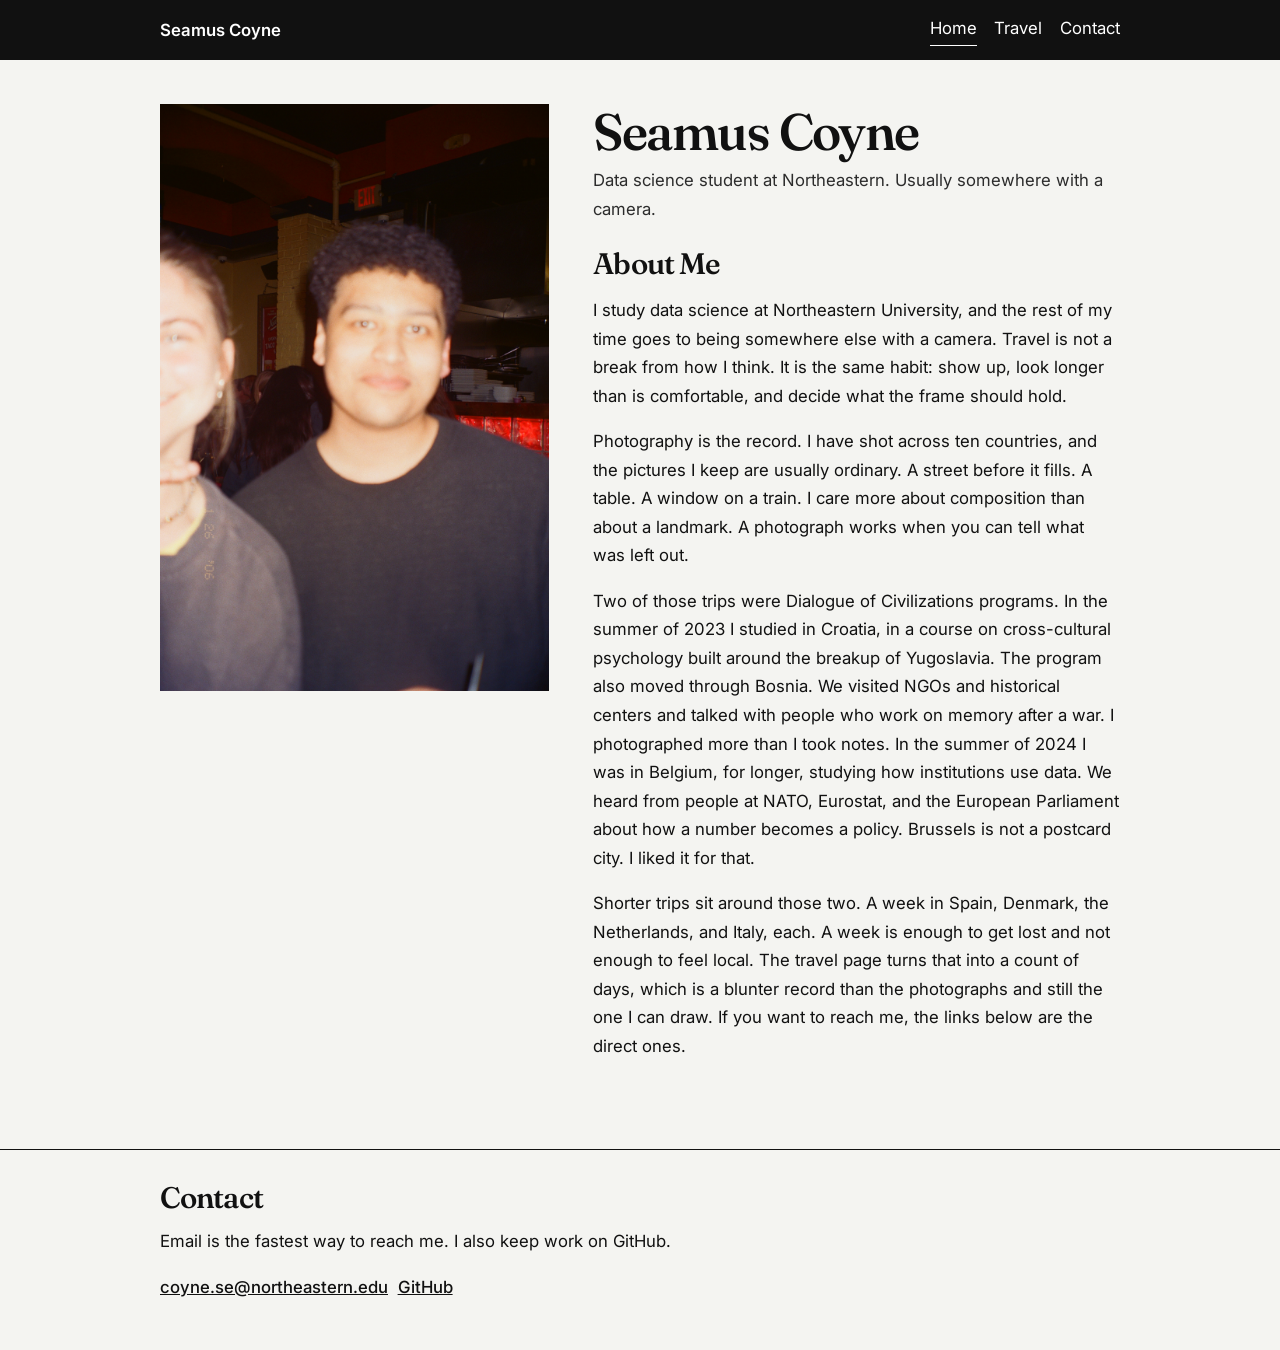
<file: index.html>
<!DOCTYPE html>
<html lang="en">
<head>
    <meta charset="UTF-8">
    <meta name="viewport" content="width=device-width, initial-scale=1.0">
    <title>Seamus Coyne</title>
    <link rel="preconnect" href="https://fonts.googleapis.com">
    <link rel="preconnect" href="https://fonts.gstatic.com" crossorigin>
    <link href="https://fonts.googleapis.com/css2?family=Fraunces:ital,opsz,wght@0,9..144,560;1,9..144,500&family=Inter:wght@400;500;600&display=swap" rel="stylesheet">
    <link rel="stylesheet" href="styles.css">
</head>
<body class="page-home">
    <header class="site-header">
        <div class="wrap header-row">
            <a class="brand" href="index.html">Seamus Coyne</a>
            <nav aria-label="Primary">
                <a class="active" href="index.html" aria-current="page">Home</a>
                <a href="projects.html">Travel</a>
                <a href="#contact">Contact</a>
            </nav>
        </div>
    </header>

    <main>
        <div class="wrap home-layout">
            <img class="home-photo" src="assets/me.JPG" alt="Seamus Coyne indoors, with another person partly in the frame.">
            <div>
                <h1>Seamus Coyne</h1>
                <p class="lede">Data science student at Northeastern. Usually somewhere with a camera.</p>
                <h2>About Me</h2>
                <div class="prose">
                    <p>I study data science at Northeastern University, and the rest of my time goes to being somewhere else with a camera. Travel is not a break from how I think. It is the same habit: show up, look longer than is comfortable, and decide what the frame should hold.</p>
                    <p>Photography is the record. I have shot across ten countries, and the pictures I keep are usually ordinary. A street before it fills. A table. A window on a train. I care more about composition than about a landmark. A photograph works when you can tell what was left out.</p>
                    <p>Two of those trips were Dialogue of Civilizations programs. In the summer of 2023 I studied in Croatia, in a course on cross-cultural psychology built around the breakup of Yugoslavia. The program also moved through Bosnia. We visited NGOs and historical centers and talked with people who work on memory after a war. I photographed more than I took notes. In the summer of 2024 I was in Belgium, for longer, studying how institutions use data. We heard from people at NATO, Eurostat, and the European Parliament about how a number becomes a policy. Brussels is not a postcard city. I liked it for that.</p>
                    <p>Shorter trips sit around those two. A week in Spain, Denmark, the Netherlands, and Italy, each. A week is enough to get lost and not enough to feel local. The travel page turns that into a count of days, which is a blunter record than the photographs and still the one I can draw. If you want to reach me, the links below are the direct ones.</p>
                </div>
            </div>
        </div>
    </main>

    <section id="contact" class="contact-band">
        <div class="wrap">
            <h2>Contact</h2>
            <p>Email is the fastest way to reach me. I also keep work on GitHub.</p>
            <div class="contact-links">
                <a href="mailto:coyne.se@northeastern.edu">coyne.se@northeastern.edu</a>
                <a href="https://github.com/SeamusCoyne">GitHub</a>
            </div>
        </div>
    </section>
</body>
</html>
</file>
<file: styles.css>
:root {
    --ink: #111111;
    --paper: #f4f4f1;
    --card: #ffffff;
    --muted: #2c2c2c;
}

* {
    box-sizing: border-box;
}

body {
    margin: 0;
    background: var(--paper);
    color: var(--ink);
    font-family: "Inter", "Helvetica Neue", Arial, sans-serif;
    font-size: 1.05rem;
    line-height: 1.7;
}

img {
    max-width: 100%;
    height: auto;
    display: block;
}

.site-header {
    position: sticky;
    top: 0;
    z-index: 10;
    background: var(--ink);
    color: #ffffff;
    padding: 0.9rem 0;
}

.header-row {
    display: flex;
    justify-content: space-between;
    align-items: center;
    gap: 1rem;
}

.brand {
    color: inherit;
    text-decoration: none;
    font-weight: 600;
}

nav {
    display: flex;
    flex-wrap: wrap;
    gap: 1.1rem;
}

nav a {
    color: inherit;
    text-decoration: none;
    border-bottom: 1px solid transparent;
    padding-bottom: 0.1rem;
}

nav a.active,
nav a:hover {
    border-bottom-color: currentColor;
}

.contact-links a {
    color: inherit;
    font-weight: 500;
}

.chart-actions button {
    color: var(--ink);
    background: #ffffff;
    border: 1px solid var(--ink);
    border-radius: 0;
    padding: 0.4rem 0.85rem;
    font: inherit;
    font-size: 0.92rem;
    cursor: pointer;
}

.chart-actions button:hover,
.chart-actions button[aria-pressed="true"] {
    background: var(--ink);
    color: #ffffff;
}

.wrap {
    width: min(960px, calc(100% - 2.5rem));
    margin: 0 auto;
}

main {
    padding: 4.25rem 0 4.5rem;
}

h1,
h2 {
    font-family: "Fraunces", Georgia, "Times New Roman", serif;
    font-weight: 560;
    letter-spacing: -0.03em;
    line-height: 1.08;
}

h1 {
    margin: 0;
    font-size: clamp(2.4rem, 5vw, 3.2rem);
}

.page-projects h1 {
    font-size: clamp(1.7rem, 3vw, 2.15rem);
}

.page-home main {
    padding-top: 2.75rem;
}

.home-layout {
    display: grid;
    grid-template-columns: minmax(240px, 0.85fr) 1.15fr;
    gap: 2rem 2.75rem;
    align-items: start;
}

.home-photo {
    width: 100%;
    height: auto;
}

.page-home .prose {
    max-width: none;
}

.travel-copy {
    display: grid;
    grid-template-columns: minmax(200px, 280px) 1fr;
    gap: 1.5rem 2rem;
    align-items: start;
}

.travel-copy img {
    width: 100%;
    height: auto;
    border: 1px solid var(--ink);
}

#chart-note {
    margin: 0.75rem 0 0;
    font-weight: 500;
}

.page-projects .about {
    grid-template-columns: 1fr;
}

.page-projects .about img {
    width: min(100%, 560px);
    border: 1.5px solid var(--ink);
    border-radius: 12px;
}

h2 {
    margin: 0 0 0.8rem;
    font-size: 1.85rem;
}

.lede {
    margin: 0.45rem 0 1.5rem;
    color: var(--muted);
    font-size: 1.05rem;
}

.about,
.chart-card {
    background: var(--card);
    border: 1.5px solid var(--ink);
    border-radius: 18px;
    box-shadow: 8px 8px 0 var(--ink);
}

.about {
    display: grid;
    grid-template-columns: 190px 1fr;
    gap: 1.75rem 2rem;
    align-items: start;
    padding: 1.75rem;
}

.about p,
.chart-card p {
    margin: 0 0 0.9rem;
}

.checks {
    margin: 0;
    padding-left: 1.15rem;
}

.checks li {
    margin: 0.35rem 0;
    padding-left: 0.2rem;
}

.checks li::marker {
    color: var(--ink);
}

.chart-card {
    margin: 2.5rem 0 0;
    padding: 1.5rem 1.5rem 1.25rem;
}

.chart-card figcaption {
    margin-bottom: 1rem;
    max-width: 65ch;
}

#chart {
    width: 100%;
    height: auto;
    display: block;
}

.chart-actions {
    display: flex;
    flex-wrap: wrap;
    gap: 0.5rem;
    margin-top: 0.75rem;
}

.fallback {
    margin-top: 0.5rem;
}

.contact-band {
    border-top: 1px solid var(--ink);
    padding: 2rem 0 3rem;
}

.contact-band p {
    max-width: 42rem;
    margin: 0 0 1.1rem;
}

.contact-links {
    display: flex;
    flex-wrap: wrap;
    gap: 0.6rem;
}

:focus-visible {
    outline: 2px solid currentColor;
    outline-offset: 3px;
}

@media (max-width: 740px) {
    .header-row {
        align-items: flex-start;
        flex-direction: column;
    }

    .home-layout,
    .travel-copy,
    .about {
        grid-template-columns: 1fr;
    }
}
</file>
